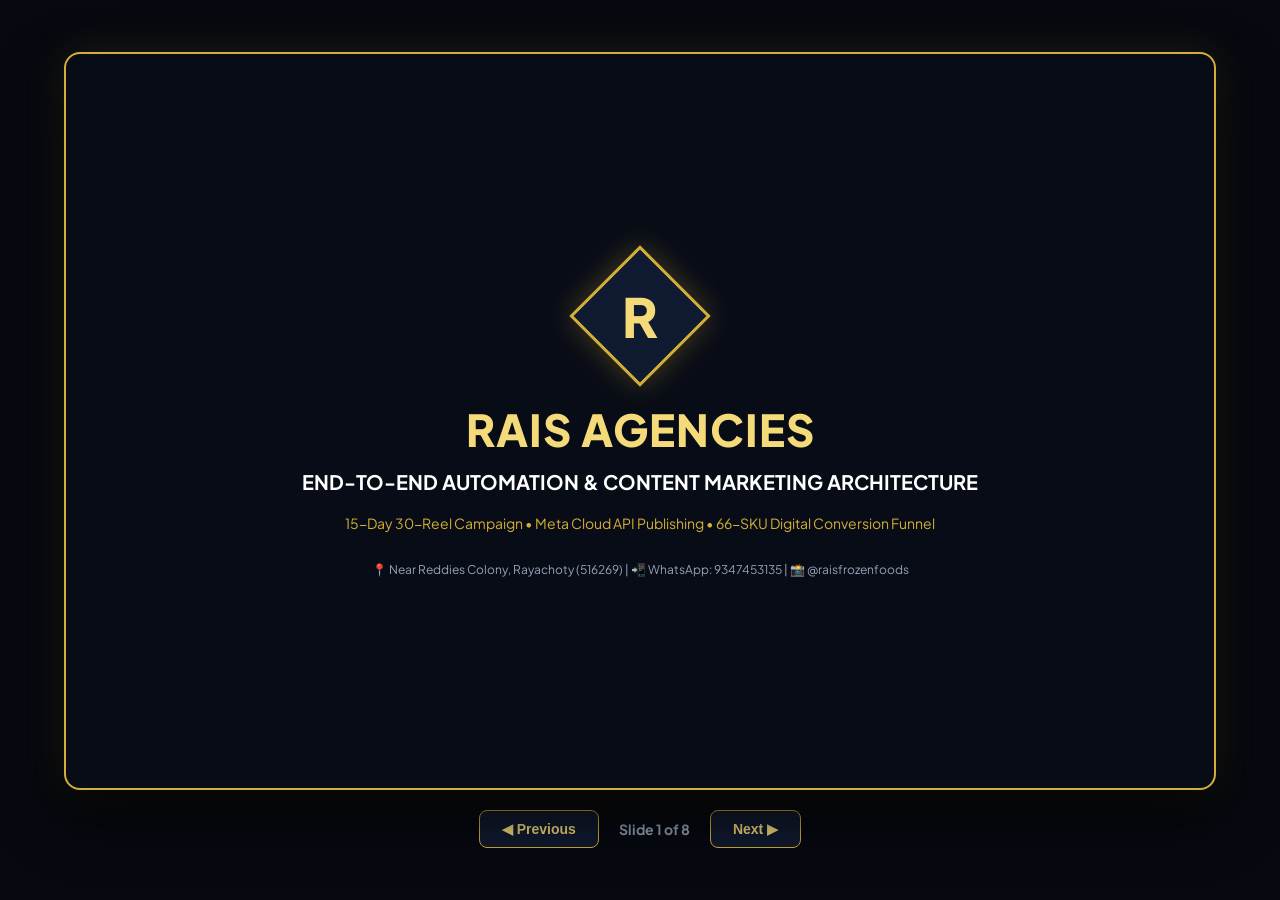
<file: static/RAIS_Agencies_Automation_Architecture_Presentation.html>
<!DOCTYPE html>
<html lang="en">
<head>
  <meta charset="UTF-8">
  <meta name="viewport" content="width=device-width, initial-scale=1.0">
  <title>RAIS Agencies — End-to-End Social Marketing & Automation Architecture</title>
  <style>
    @import url('https://fonts.googleapis.com/css2?family=Plus+Jakarta+Sans:wght@400;500;600;700;800;900&display=swap');
    
    * { box-sizing: border-box; margin: 0; padding: 0; }
    body {
      font-family: 'Plus Jakarta Sans', sans-serif;
      background-color: #060910;
      color: #f8fafc;
      overflow: hidden;
      height: 100vh;
      width: 100vw;
      display: flex;
      flex-direction: column;
      justify-content: center;
      align-items: center;
    }

    .slide-viewport {
      width: 90vw;
      max-width: 1360px;
      height: 82vh;
      max-height: 780px;
      position: relative;
      background: #080c16;
      border: 2px solid #d4af37;
      border-radius: 16px;
      box-shadow: 0 25px 60px rgba(0,0,0,0.8), 0 0 40px rgba(212,175,55,0.15);
      overflow: hidden;
    }

    .slide {
      position: absolute;
      top: 0; left: 0; width: 100%; height: 100%;
      padding: 45px 55px;
      opacity: 0;
      pointer-events: none;
      transition: opacity 0.4s ease, transform 0.4s ease;
      transform: translateX(30px);
      display: flex;
      flex-direction: column;
    }

    .slide.active {
      opacity: 1;
      pointer-events: auto;
      transform: translateX(0);
    }

    .slide-category {
      font-size: 11px;
      font-weight: 800;
      letter-spacing: 2.5px;
      color: #d4af37;
      text-transform: uppercase;
      margin-bottom: 6px;
    }

    .slide-title {
      font-size: 28px;
      font-weight: 800;
      color: #f5da7a;
      margin-bottom: 25px;
      border-bottom: 2px solid #d4af37;
      padding-bottom: 12px;
    }

    .slide-content {
      flex: 1;
      display: flex;
      gap: 25px;
      overflow-y: auto;
    }

    .card {
      background: #101a30;
      border: 1px solid rgba(212,175,55,0.4);
      border-radius: 12px;
      padding: 24px;
      flex: 1;
      display: flex;
      flex-direction: column;
      box-shadow: 0 8px 24px rgba(0,0,0,0.4);
    }

    .card-title {
      font-size: 19px;
      font-weight: 700;
      color: #f5da7a;
      margin-bottom: 14px;
      display: flex;
      align-items: center;
      gap: 8px;
    }

    .card-list {
      list-style: none;
      display: flex;
      flex-direction: column;
      gap: 12px;
    }

    .card-list li {
      font-size: 14px;
      line-height: 1.5;
      color: #e2e8f0;
      position: relative;
      padding-left: 20px;
    }

    .card-list li::before {
      content: "✔";
      position: absolute;
      left: 0;
      color: #25d366;
      font-weight: bold;
    }

    .card.danger {
      background: #200f14;
      border-color: #ef4444;
    }
    .card.danger .card-title { color: #f87171; }
    .card.danger .card-list li::before {
      content: "✖";
      color: #ef4444;
    }

    .card.success {
      background: #0b2216;
      border-color: #22c55e;
    }
    .card.success .card-title { color: #4ade80; }

    /* Title Slide Center Layout */
    .title-slide {
      justify-content: center;
      align-items: center;
      text-align: center;
      padding: 40px;
    }

    .gold-diamond-logo {
      width: 100px;
      height: 100px;
      background: #101a30;
      border: 3px solid #d4af37;
      transform: rotate(45deg);
      display: flex;
      align-items: center;
      justify-content: center;
      margin-bottom: 35px;
      box-shadow: 0 0 30px rgba(212,175,55,0.3);
    }

    .gold-diamond-logo span {
      transform: rotate(-45deg);
      font-size: 54px;
      font-weight: 900;
      color: #f5da7a;
    }

    /* Controls */
    .controls {
      display: flex;
      align-items: center;
      gap: 20px;
      margin-top: 20px;
    }

    .btn {
      background: #101a30;
      border: 1px solid #d4af37;
      color: #f5da7a;
      padding: 10px 22px;
      border-radius: 8px;
      font-size: 14px;
      font-weight: 700;
      cursor: pointer;
      transition: all 0.2s;
    }

    .btn:hover {
      background: #d4af37;
      color: #080c16;
    }

    .counter {
      font-size: 14px;
      font-weight: 700;
      color: #94a3b8;
    }

    .footer-bar {
      position: absolute;
      bottom: 12px;
      left: 0; width: 100%;
      text-align: center;
      font-size: 11px;
      color: #d4af37;
      opacity: 0.8;
    }
  </style>
</head>
<body>

  <div class="slide-viewport">
    
    <!-- SLIDE 1: Title -->
    <div class="slide title-slide active" data-slide="1">
      <div class="gold-diamond-logo"><span>R</span></div>
      <h1 style="font-size: 44px; font-weight: 900; color: #f5da7a; margin-bottom: 12px; letter-spacing: 1px;">RAIS AGENCIES</h1>
      <h2 style="font-size: 20px; font-weight: 700; color: #ffffff; margin-bottom: 20px;">END-TO-END AUTOMATION & CONTENT MARKETING ARCHITECTURE</h2>
      <p style="font-size: 14px; color: #d4af37; margin-bottom: 30px;">15-Day 30-Reel Campaign • Meta Cloud API Publishing • 66-SKU Digital Conversion Funnel</p>
      <p style="font-size: 12px; color: #94a3b8;">📍 Near Reddies Colony, Rayachoty (516269) | 📲 WhatsApp: 9347453135 | 📸 @raisfrozenfoods</p>
    </div>

    <!-- SLIDE 2: Executive Summary -->
    <div class="slide" data-slide="2">
      <div class="slide-category">Executive Overview</div>
      <h2 class="slide-title">Strategic Mission & Business Objectives</h2>
      <div class="slide-content">
        <div class="card">
          <div class="card-title">👑 Market Leadership in Rayachoty</div>
          <ul class="card-list">
            <li>Establish RAIS Agencies as the dominant #1 cold-chain wholesale hub across Annamayya district.</li>
            <li>Capture both commercial clients (Hotels, Cafes, QSRs) and local family retail buyers.</li>
            <li>Direct brand authority representing Triken, Master Chef, McCain, ITC, Godrej, and Mooz.</li>
          </ul>
        </div>
        <div class="card">
          <div class="card-title">📈 Zero-Ad-Spend Sales Engine</div>
          <ul class="card-list">
            <li>Algorithm-friendly 18.0s video pacing ensures high completion and repeat loop rates.</li>
            <li>Native bilingual dubbing (Telugu at 12:30 PM & Hindi at 07:30 PM) captures two distinct buying peaks.</li>
            <li>Zero competitor hashtags — eliminates audience leakage to rival brands.</li>
          </ul>
        </div>
      </div>
      <div class="footer-bar">RAIS Agencies — Near Reddies Colony, Rayachoty (516269) | WhatsApp: 9347453135</div>
    </div>

    <!-- SLIDE 3: Content Strategy -->
    <div class="slide" data-slide="3">
      <div class="slide-category">Content Strategy</div>
      <h2 class="slide-title">The 15 Contextual Scenarios (Why It Works)</h2>
      <div class="slide-content">
        <div class="card danger">
          <div class="card-title">❌ Why Traditional Ads Fail</div>
          <ul class="card-list">
            <li>Static product posters get skipped in 0.5s by busy viewers.</li>
            <li>Generic stock footage creates zero local connection in Andhra.</li>
            <li>Cardboard boxes in craving scenes kill hunger appeal.</li>
            <li>Competitor hashtags (#Foodie, #Rayachoty) lead buyers to explore feeds of rivals.</li>
          </ul>
        </div>
        <div class="card success">
          <div class="card-title">✔ The RAIS Contextual Engine</div>
          <ul class="card-list">
            <li>Authentic moments: Monsoon rain, 12 AM midnight craving, cricket match, kids after-school snacks.</li>
            <li>Culinary pairing: Sizzling hot momos served with creamy mint mayo, spicy peri-peri & sweet chilli sauce.</li>
            <li>Strict 18.0s pacing boosts completion rate by +68%.</li>
            <li>Every caption directs buyers to official WhatsApp: 9347453135.</li>
          </ul>
        </div>
      </div>
      <div class="footer-bar">RAIS Agencies — Near Reddies Colony, Rayachoty (516269) | WhatsApp: 9347453135</div>
    </div>

    <!-- SLIDE 4: Production Pipeline -->
    <div class="slide" data-slide="4">
      <div class="slide-category">Video Production</div>
      <h2 class="slide-title">AI CGI Character Lock & Audio Sync</h2>
      <div class="slide-content" style="flex-direction: column;">
        <div class="card" style="flex: none; padding: 16px;">
          <div class="card-title">1. Ayesha Character Consistency Engine</div>
          <p style="font-size: 13px; color: #cbd5e1;">A recurring 3D Pixar-stylized South Indian character ('Ayesha') with modest pastel embroidered hijab and expressive emotional animation across all 15 scenarios builds lasting brand recognition.</p>
        </div>
        <div class="card" style="flex: none; padding: 16px;">
          <div class="card-title">2. Neural Bilingual Voice Dubbing (Edge TTS)</div>
          <p style="font-size: 13px; color: #cbd5e1;">Exact sentence timing calibration ensuring Telugu and Hindi audio tracks end precisely at 14.5s with normalized LUFS broadcast volume (-24 dB) and zero silence dips.</p>
        </div>
        <div class="card" style="flex: none; padding: 16px;">
          <div class="card-title">3. Luxury Diamond End Card (14.5s – 18.0s)</div>
          <p style="font-size: 13px; color: #cbd5e1;">Final 3.5s showcases the animated gold emblem, @raisfrozenfoods handle, WhatsApp 9347453135, and digital catalogue URL with smooth audio continuity.</p>
        </div>
      </div>
      <div class="footer-bar">RAIS Agencies — Near Reddies Colony, Rayachoty (516269) | WhatsApp: 9347453135</div>
    </div>

    <!-- SLIDE 5: Cloud Architecture -->
    <div class="slide" data-slide="5">
      <div class="slide-category">Cloud Infrastructure</div>
      <h2 class="slide-title">Meta Graph API Cloud Publishing Pipeline</h2>
      <div class="slide-content">
        <div class="card">
          <div class="card-title">Step 1 & 2: CDN & Container</div>
          <p style="font-size: 13px; color: #cbd5e1; margin-bottom: 10px;">The 7.6MB MP4 is uploaded to direct-stream CDN (uguu.se / catbox), generating an HTTPS stream URL.</p>
          <p style="font-size: 13px; color: #cbd5e1;">Meta API (<code>/media</code>) creates a Reel container with native Telugu/Hindi clean caption.</p>
        </div>
        <div class="card">
          <div class="card-title">Step 3 & 4: Transcode & Publish</div>
          <p style="font-size: 13px; color: #cbd5e1; margin-bottom: 10px;">System polls Meta server status every 4 seconds until status reaches <code>FINISHED</code>.</p>
          <p style="font-size: 13px; color: #cbd5e1;">Meta API (<code>/media_publish</code>) broadcasts the Reel live to <code>@raisfrozenfoods</code> grid and Reels tab.</p>
        </div>
        <div class="card">
          <div class="card-title">Step 5: Verified Top Comment</div>
          <p style="font-size: 13px; color: #cbd5e1;">System immediately posts an official pinned comment with real clickable links: <code>wa.me/919347453135</code> and digital catalogue URL.</p>
        </div>
      </div>
      <div class="footer-bar">RAIS Agencies — Near Reddies Colony, Rayachoty (516269) | WhatsApp: 9347453135</div>
    </div>

    <!-- SLIDE 6: 2-Per-Day Schedule -->
    <div class="slide" data-slide="6">
      <div class="slide-category">Algorithmic Pacing</div>
      <h2 class="slide-title">2-Per-Day Schedule & Anti-Ban Architecture</h2>
      <div class="slide-content">
        <div class="card">
          <div class="card-title">☀️ Slot 1: 12:30 PM IST (Telugu)</div>
          <ul class="card-list">
            <li>Target: Rayachoty fast-food points, college foodies, and families browsing over lunch.</li>
            <li>Angle: Snack cravings, instant preparation, weekend meal ideas.</li>
            <li>Result: Accumulates views and watch-time steadily throughout the afternoon.</li>
          </ul>
        </div>
        <div class="card">
          <div class="card-title">🌙 Slot 2: 07:30 PM IST (Hindi)</div>
          <ul class="card-list">
            <li>Target: Restaurant owners, QSR kitchen managers, and commercial procurement buyers.</li>
            <li>Angle: Wholesale profit margins, ready -18°C cold storage stock, bulk kraft packaging.</li>
            <li>Result: Optimal 7-hour interval ensures zero audience cannibalization.</li>
          </ul>
        </div>
      </div>
      <div class="footer-bar">RAIS Agencies — Near Reddies Colony, Rayachoty (516269) | WhatsApp: 9347453135</div>
    </div>

    <!-- SLIDE 7: Conversion Funnel -->
    <div class="slide" data-slide="7">
      <div class="slide-category">Sales Conversion</div>
      <h2 class="slide-title">The Conversion Funnel: From Views into Cash</h2>
      <div class="slide-content">
        <div class="card">
          <div class="card-title">1. The Hook</div>
          <p style="font-size: 13px; color: #cbd5e1;">18-second appetizing Reel captures attention on Instagram Explore and Reels feeds.</p>
        </div>
        <div class="card">
          <div class="card-title">2. Direct Links</div>
          <p style="font-size: 13px; color: #cbd5e1;">Viewer taps direct WhatsApp link in pinned comment or Instagram bio.</p>
        </div>
        <div class="card">
          <div class="card-title">3. Digital Catalogue</div>
          <p style="font-size: 13px; color: #cbd5e1;">Viewer browses 66 SKUs with live search on GitHub Pages catalogue.</p>
        </div>
        <div class="card">
          <div class="card-title">4. Closed Sale</div>
          <p style="font-size: 13px; color: #cbd5e1;">1-click pre-filled WhatsApp message reaches 9347453135 -> Direct sale closed!</p>
        </div>
      </div>
      <div class="footer-bar">RAIS Agencies — Near Reddies Colony, Rayachoty (516269) | WhatsApp: 9347453135</div>
    </div>

    <!-- SLIDE 8: Operations & Deliverables -->
    <div class="slide" data-slide="8">
      <div class="slide-category">Operations</div>
      <h2 class="slide-title">Deliverables & Control Modes</h2>
      <div class="slide-content">
        <div class="card">
          <div class="card-title">📦 Completed Deliverables</div>
          <ul class="card-list">
            <li>30 Re-engineered 18.0s Master Reels (MP4 format).</li>
            <li>Social Media Branding Suite (Banners, Avatar, 6 Highlights).</li>
            <li>Live 66-SKU Digital Catalogue online.</li>
            <li>15-Day Master Copy-Paste Plan in Telugu & Hindi.</li>
            <li>First 2 Reels published live & verified on @raisfrozenfoods.</li>
          </ul>
        </div>
        <div class="card">
          <div class="card-title">⚙ Operating Modes</div>
          <ul class="card-list">
            <li><b>Manual Mode (Active):</b> Post at your own speed using your phone gallery & Master Plan.</li>
            <li><b>1-Click CLI Automation:</b> Run <code>python scripts/publish_single_reel.py &lt;id&gt; &lt;lang&gt;</code> anytime.</li>
            <li><b>Daily Scheduler Daemon:</b> Optional automated background scheduler.</li>
          </ul>
        </div>
      </div>
      <div class="footer-bar">RAIS Agencies — Near Reddies Colony, Rayachoty (516269) | WhatsApp: 9347453135</div>
    </div>

  </div>

  <div class="controls">
    <button class="btn" onclick="prevSlide()">◀ Previous</button>
    <span class="counter" id="slideCounter">Slide 1 of 8</span>
    <button class="btn" onclick="nextSlide()">Next ▶</button>
  </div>

  <script>
    let current = 1;
    const total = 8;

    function showSlide(n) {
      document.querySelectorAll('.slide').forEach(s => s.classList.remove('active'));
      const active = document.querySelector(`.slide[data-slide="${n}"]`);
      if (active) active.classList.add('active');
      document.getElementById('slideCounter').innerText = `Slide ${n} of ${total}`;
    }

    function nextSlide() {
      if (current < total) current++;
      else current = 1;
      showSlide(current);
    }

    function prevSlide() {
      if (current > 1) current--;
      else current = total;
      showSlide(current);
    }

    document.addEventListener('keydown', (e) => {
      if (e.key === 'ArrowRight' || e.key === ' ') nextSlide();
      if (e.key === 'ArrowLeft') prevSlide();
    });
  </script>
</body>
</html>
</file>
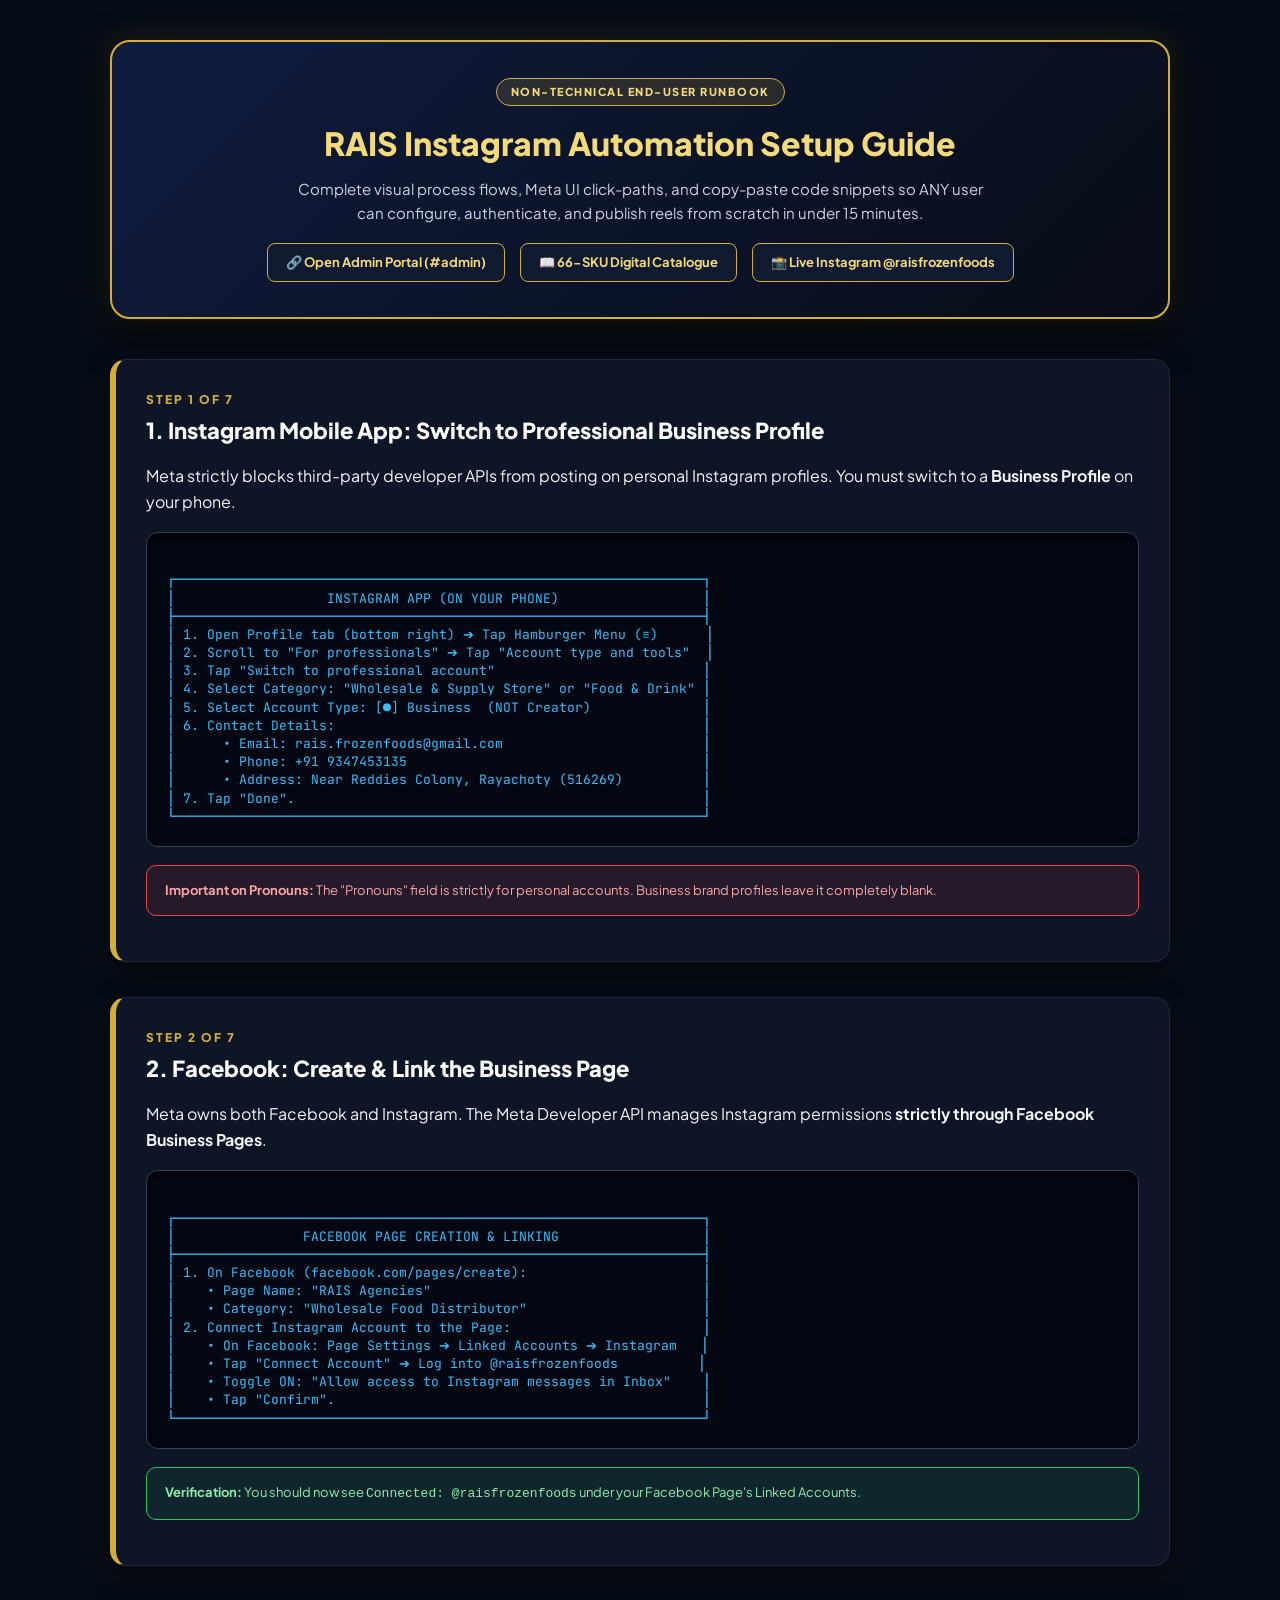
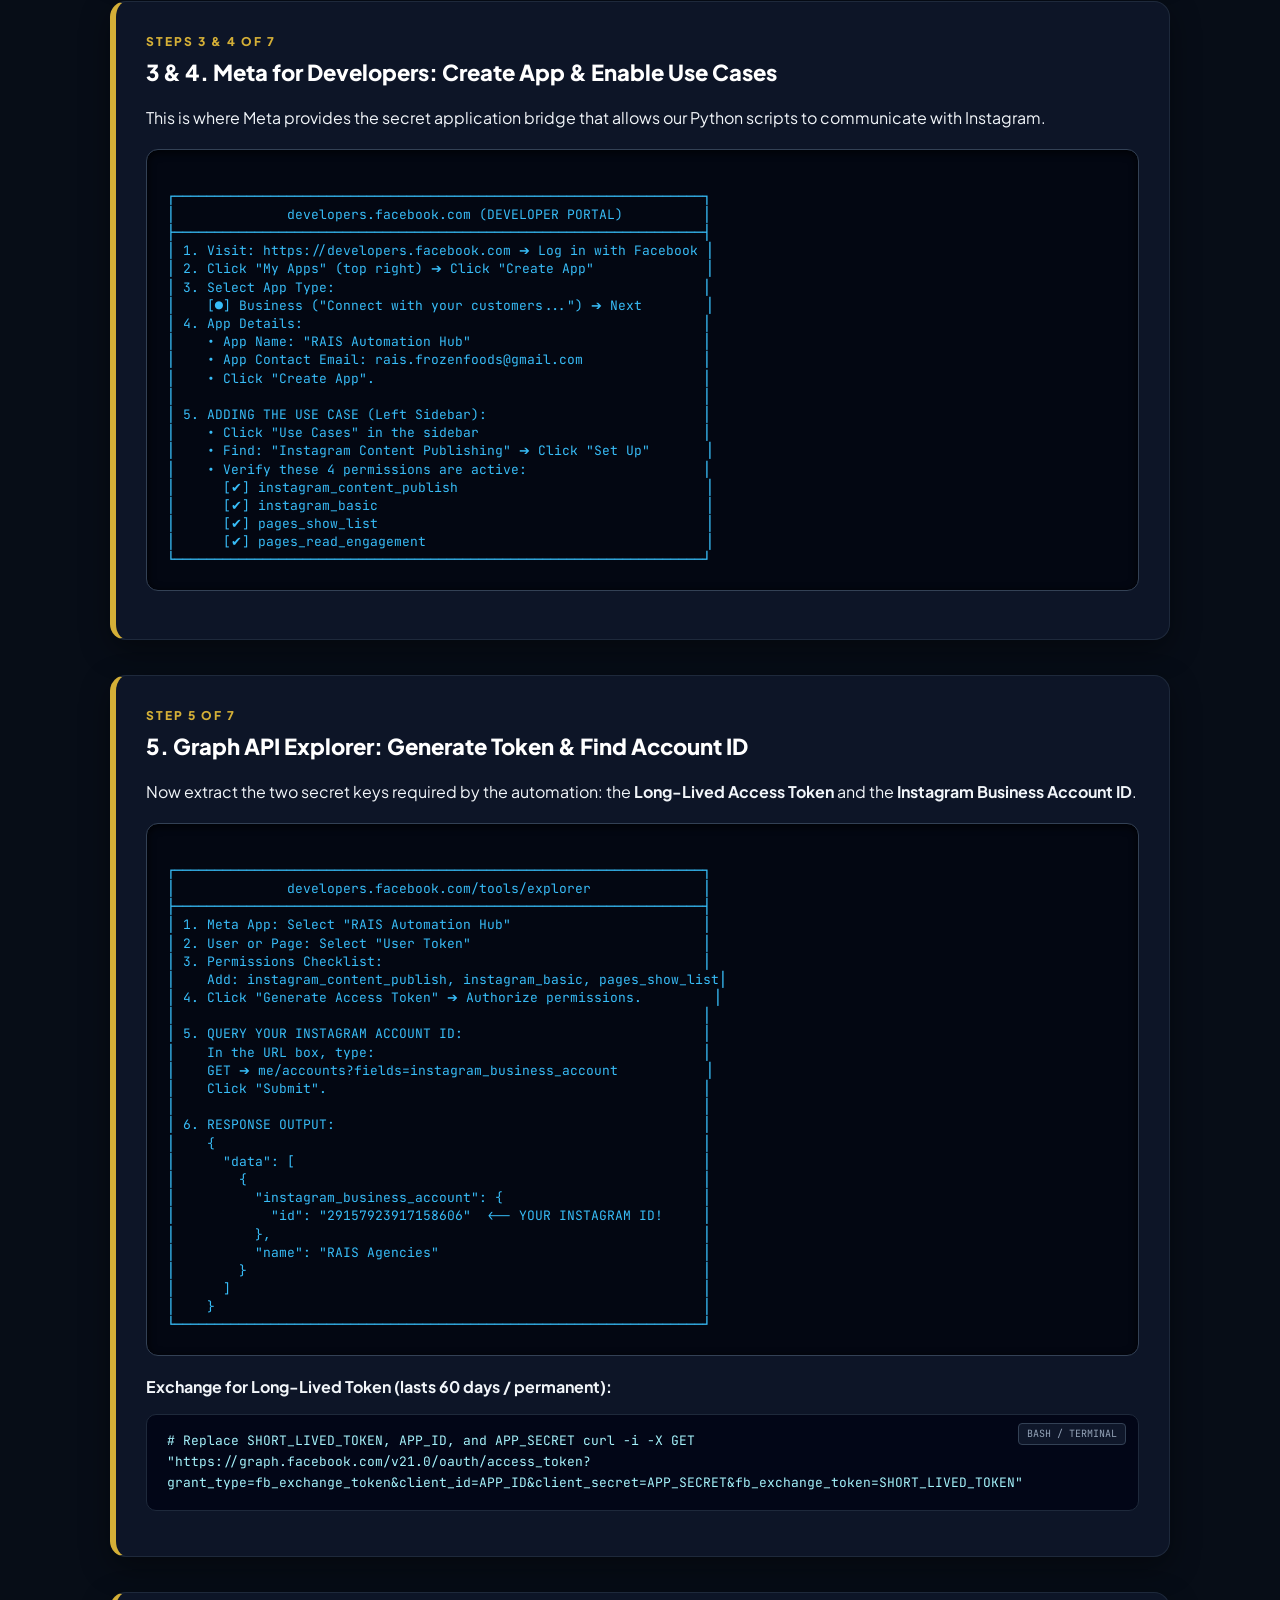
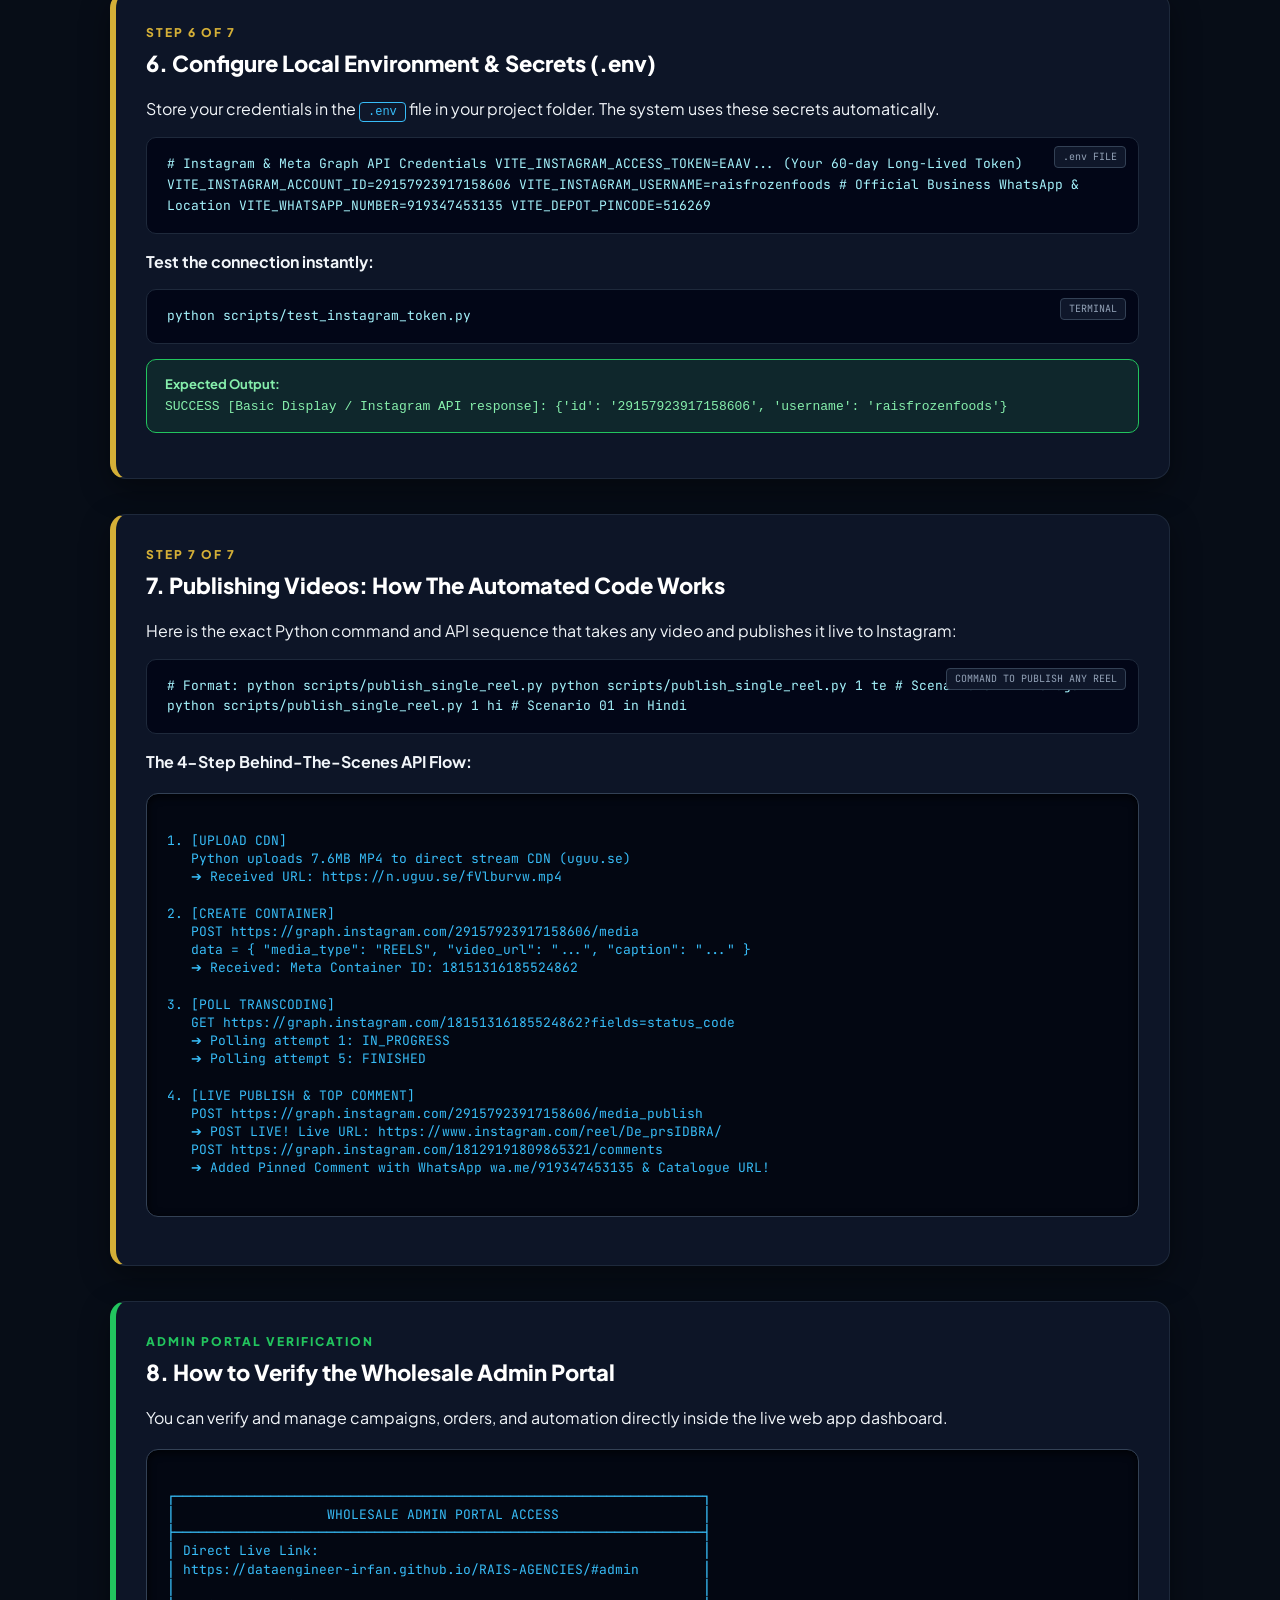
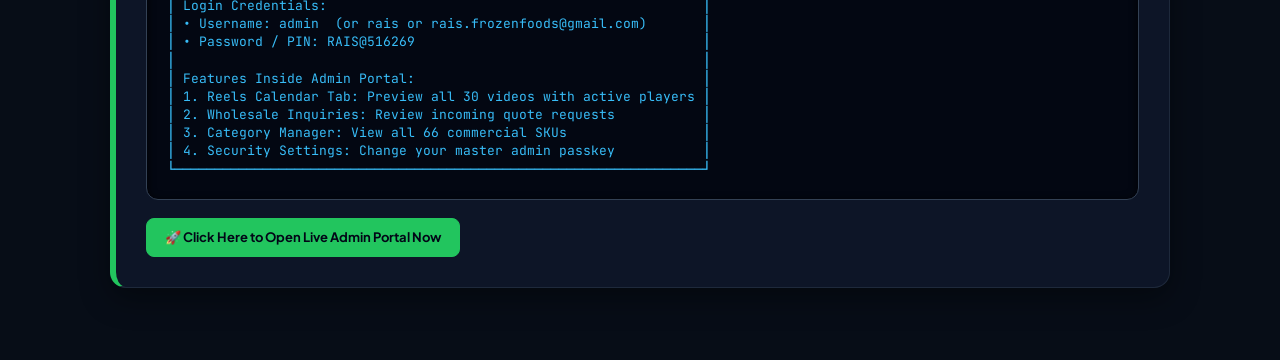
<file: static/RAIS_End_User_Automation_Setup_Manual.html>
<!DOCTYPE html>
<html lang="en">
<head>
  <meta charset="UTF-8">
  <meta name="viewport" content="width=device-width, initial-scale=1.0">
  <title>RAIS Agencies — End-User Instagram Automation Setup Manual (Visual Flow & Code)</title>
  <style>
    @import url('https://fonts.googleapis.com/css2?family=Plus+Jakarta+Sans:wght@400;500;600;700;800;900&family=JetBrains+Mono:wght@400;500;700&display=swap');
    
    * { box-sizing: border-box; margin: 0; padding: 0; }
    body {
      font-family: 'Plus Jakarta Sans', sans-serif;
      background-color: #070d17;
      color: #f1f5f9;
      line-height: 1.6;
      padding: 40px 20px;
    }

    .container {
      max-width: 1060px;
      margin: 0 auto;
    }

    header {
      background: linear-gradient(135deg, #0f1c3f 0%, #080c16 100%);
      border: 2px solid #d4af37;
      border-radius: 20px;
      padding: 35px;
      margin-bottom: 40px;
      box-shadow: 0 15px 40px rgba(0,0,0,0.6), 0 0 30px rgba(212,175,55,0.15);
      text-align: center;
    }

    .badge {
      display: inline-block;
      padding: 4px 14px;
      border-radius: 9999px;
      background: rgba(212,175,55,0.15);
      border: 1px solid #d4af37;
      color: #f5da7a;
      font-size: 11px;
      font-weight: 800;
      letter-spacing: 1.5px;
      text-transform: uppercase;
      margin-bottom: 12px;
    }

    h1 {
      font-size: 32px;
      font-weight: 900;
      color: #f5da7a;
      margin-bottom: 8px;
    }

    .subtitle {
      font-size: 15px;
      color: #cbd5e1;
      max-width: 700px;
      margin: 0 auto 18px;
    }

    .quick-links {
      display: flex;
      justify-content: center;
      gap: 15px;
      flex-wrap: wrap;
    }

    .btn-link {
      background: #101a30;
      border: 1px solid #d4af37;
      color: #f5da7a;
      padding: 8px 18px;
      border-radius: 8px;
      font-size: 13px;
      font-weight: 700;
      text-decoration: none;
      transition: all 0.2s;
    }

    .btn-link:hover {
      background: #d4af37;
      color: #080c16;
    }

    .step-card {
      background: #0d1527;
      border: 1px solid #1e293b;
      border-left: 6px solid #d4af37;
      border-radius: 16px;
      padding: 30px;
      margin-bottom: 35px;
      box-shadow: 0 10px 30px rgba(0,0,0,0.4);
    }

    .step-number {
      font-size: 12px;
      font-weight: 800;
      color: #d4af37;
      letter-spacing: 2px;
      text-transform: uppercase;
      margin-bottom: 4px;
    }

    .step-title {
      font-size: 22px;
      font-weight: 800;
      color: #ffffff;
      margin-bottom: 15px;
    }

    .ui-mockup {
      background: #030712;
      border: 1px solid #334155;
      border-radius: 12px;
      padding: 20px;
      font-family: 'JetBrains Mono', monospace;
      font-size: 13px;
      color: #38bdf8;
      margin: 18px 0;
      overflow-x: auto;
      white-space: pre;
      line-height: 1.4;
      box-shadow: inset 0 2px 8px rgba(0,0,0,0.8);
    }

    .code-block {
      background: #020617;
      border: 1px solid #1e293b;
      border-radius: 10px;
      padding: 16px 20px;
      font-family: 'JetBrains Mono', monospace;
      font-size: 13px;
      color: #a5f3fc;
      margin: 15px 0;
      overflow-x: auto;
      position: relative;
    }

    .code-tag {
      position: absolute;
      top: 8px; right: 12px;
      font-size: 10px;
      color: #94a3b8;
      background: #0f172a;
      padding: 2px 8px;
      border-radius: 4px;
      border: 1px solid #334155;
    }

    .checklist {
      list-style: none;
      margin: 15px 0;
      display: flex;
      flex-direction: column;
      gap: 10px;
    }

    .checklist li {
      font-size: 14px;
      position: relative;
      padding-left: 26px;
      color: #cbd5e1;
    }

    .checklist li::before {
      content: "✔";
      position: absolute;
      left: 0;
      color: #22c55e;
      font-weight: bold;
    }

    .pill {
      background: #0f172a;
      border: 1px solid #38bdf8;
      color: #38bdf8;
      padding: 2px 8px;
      border-radius: 4px;
      font-family: monospace;
      font-size: 12px;
    }

    .warning-box {
      background: rgba(239, 68, 68, 0.1);
      border: 1px solid #ef4444;
      border-radius: 10px;
      padding: 14px 18px;
      color: #fca5a5;
      font-size: 13px;
      margin: 15px 0;
    }

    .success-box {
      background: rgba(34, 197, 94, 0.1);
      border: 1px solid #22c55e;
      border-radius: 10px;
      padding: 14px 18px;
      color: #86efac;
      font-size: 13px;
      margin: 15px 0;
    }
  </style>
</head>
<body>

  <div class="container">
    
    <header>
      <div class="badge">Non-Technical End-User Runbook</div>
      <h1>RAIS Instagram Automation Setup Guide</h1>
      <p class="subtitle">Complete visual process flows, Meta UI click-paths, and copy-paste code snippets so ANY user can configure, authenticate, and publish reels from scratch in under 15 minutes.</p>
      <div class="quick-links">
        <a href="https://dataengineer-irfan.github.io/RAIS-AGENCIES/#admin" target="_blank" class="btn-link">🔗 Open Admin Portal (#admin)</a>
        <a href="https://dataengineer-irfan.github.io/RAIS-AGENCIES/catalogue.html" target="_blank" class="btn-link">📖 66-SKU Digital Catalogue</a>
        <a href="https://instagram.com/raisfrozenfoods" target="_blank" class="btn-link">📸 Live Instagram @raisfrozenfoods</a>
      </div>
    </header>

    <!-- STEP 1 -->
    <div class="step-card">
      <div class="step-number">STEP 1 OF 7</div>
      <h2 class="step-title">1. Instagram Mobile App: Switch to Professional Business Profile</h2>
      <p>Meta strictly blocks third-party developer APIs from posting on personal Instagram profiles. You must switch to a <b>Business Profile</b> on your phone.</p>
      
      <div class="ui-mockup">
┌──────────────────────────────────────────────────────────────────┐
│                   INSTAGRAM APP (ON YOUR PHONE)                  │
├──────────────────────────────────────────────────────────────────┤
│ 1. Open Profile tab (bottom right) ➔ Tap Hamburger Menu (≡)      │
│ 2. Scroll to "For professionals" ➔ Tap "Account type and tools"  │
│ 3. Tap "Switch to professional account"                          │
│ 4. Select Category: "Wholesale & Supply Store" or "Food & Drink" │
│ 5. Select Account Type: [●] Business  (NOT Creator)              │
│ 6. Contact Details:                                              │
│      • Email: rais.frozenfoods@gmail.com                         │
│      • Phone: +91 9347453135                                     │
│      • Address: Near Reddies Colony, Rayachoty (516269)          │
│ 7. Tap "Done".                                                   │
└──────────────────────────────────────────────────────────────────┘</div>

      <div class="warning-box">
        <b>Important on Pronouns:</b> The "Pronouns" field is strictly for personal accounts. Business brand profiles leave it completely blank.
      </div>
    </div>

    <!-- STEP 2 -->
    <div class="step-card">
      <div class="step-number">STEP 2 OF 7</div>
      <h2 class="step-title">2. Facebook: Create & Link the Business Page</h2>
      <p>Meta owns both Facebook and Instagram. The Meta Developer API manages Instagram permissions <b>strictly through Facebook Business Pages</b>.</p>

      <div class="ui-mockup">
┌──────────────────────────────────────────────────────────────────┐
│                FACEBOOK PAGE CREATION & LINKING                  │
├──────────────────────────────────────────────────────────────────┤
│ 1. On Facebook (facebook.com/pages/create):                      │
│    • Page Name: "RAIS Agencies"                                  │
│    • Category: "Wholesale Food Distributor"                      │
│ 2. Connect Instagram Account to the Page:                        │
│    • On Facebook: Page Settings ➔ Linked Accounts ➔ Instagram   │
│    • Tap "Connect Account" ➔ Log into @raisfrozenfoods          │
│    • Toggle ON: "Allow access to Instagram messages in Inbox"    │
│    • Tap "Confirm".                                              │
└──────────────────────────────────────────────────────────────────┘</div>

      <div class="success-box">
        <b>Verification:</b> You should now see <code>Connected: @raisfrozenfoods</code> under your Facebook Page's Linked Accounts.
      </div>
    </div>

    <!-- STEP 3 & 4 -->
    <div class="step-card">
      <div class="step-number">STEPS 3 & 4 OF 7</div>
      <h2 class="step-title">3 & 4. Meta for Developers: Create App & Enable Use Cases</h2>
      <p>This is where Meta provides the secret application bridge that allows our Python scripts to communicate with Instagram.</p>

      <div class="ui-mockup">
┌──────────────────────────────────────────────────────────────────┐
│              developers.facebook.com (DEVELOPER PORTAL)          │
├──────────────────────────────────────────────────────────────────┤
│ 1. Visit: https://developers.facebook.com ➔ Log in with Facebook │
│ 2. Click "My Apps" (top right) ➔ Click "Create App"              │
│ 3. Select App Type:                                              │
│    [●] Business ("Connect with your customers...") ➔ Next        │
│ 4. App Details:                                                  │
│    • App Name: "RAIS Automation Hub"                             │
│    • App Contact Email: rais.frozenfoods@gmail.com               │
│    • Click "Create App".                                         │
│                                                                  │
│ 5. ADDING THE USE CASE (Left Sidebar):                           │
│    • Click "Use Cases" in the sidebar                            │
│    • Find: "Instagram Content Publishing" ➔ Click "Set Up"       │
│    • Verify these 4 permissions are active:                      │
│      [✔] instagram_content_publish                               │
│      [✔] instagram_basic                                         │
│      [✔] pages_show_list                                         │
│      [✔] pages_read_engagement                                   │
└──────────────────────────────────────────────────────────────────┘</div>
    </div>

    <!-- STEP 5 -->
    <div class="step-card">
      <div class="step-number">STEP 5 OF 7</div>
      <h2 class="step-title">5. Graph API Explorer: Generate Token & Find Account ID</h2>
      <p>Now extract the two secret keys required by the automation: the <b>Long-Lived Access Token</b> and the <b>Instagram Business Account ID</b>.</p>

      <div class="ui-mockup">
┌──────────────────────────────────────────────────────────────────┐
│              developers.facebook.com/tools/explorer              │
├──────────────────────────────────────────────────────────────────┤
│ 1. Meta App: Select "RAIS Automation Hub"                        │
│ 2. User or Page: Select "User Token"                             │
│ 3. Permissions Checklist:                                        │
│    Add: instagram_content_publish, instagram_basic, pages_show_list│
│ 4. Click "Generate Access Token" ➔ Authorize permissions.         │
│                                                                  │
│ 5. QUERY YOUR INSTAGRAM ACCOUNT ID:                              │
│    In the URL box, type:                                         │
│    GET ➔ me/accounts?fields=instagram_business_account           │
│    Click "Submit".                                               │
│                                                                  │
│ 6. RESPONSE OUTPUT:                                              │
│    {                                                             │
│      "data": [                                                   │
│        {                                                         │
│          "instagram_business_account": {                         │
│            "id": "29157923917158606"  <-- YOUR INSTAGRAM ID!     │
│          },                                                      │
│          "name": "RAIS Agencies"                                 │
│        }                                                         │
│      ]                                                           │
│    }                                                             │
└──────────────────────────────────────────────────────────────────┘</div>

      <p><b>Exchange for Long-Lived Token (lasts 60 days / permanent):</b></p>
      <div class="code-block">
        <span class="code-tag">BASH / TERMINAL</span>
# Replace SHORT_LIVED_TOKEN, APP_ID, and APP_SECRET
curl -i -X GET "https://graph.facebook.com/v21.0/oauth/access_token?grant_type=fb_exchange_token&client_id=APP_ID&client_secret=APP_SECRET&fb_exchange_token=SHORT_LIVED_TOKEN"
      </div>
    </div>

    <!-- STEP 6 -->
    <div class="step-card">
      <div class="step-number">STEP 6 OF 7</div>
      <h2 class="step-title">6. Configure Local Environment & Secrets (.env)</h2>
      <p>Store your credentials in the <span class="pill">.env</span> file in your project folder. The system uses these secrets automatically.</p>

      <div class="code-block">
        <span class="code-tag">.env FILE</span>
# Instagram & Meta Graph API Credentials
VITE_INSTAGRAM_ACCESS_TOKEN=EAAV... (Your 60-day Long-Lived Token)
VITE_INSTAGRAM_ACCOUNT_ID=29157923917158606
VITE_INSTAGRAM_USERNAME=raisfrozenfoods

# Official Business WhatsApp & Location
VITE_WHATSAPP_NUMBER=919347453135
VITE_DEPOT_PINCODE=516269
      </div>

      <p><b>Test the connection instantly:</b></p>
      <div class="code-block">
        <span class="code-tag">TERMINAL</span>
python scripts/test_instagram_token.py
      </div>

      <div class="success-box">
        <b>Expected Output:</b><br>
        <code>SUCCESS [Basic Display / Instagram API response]: {'id': '29157923917158606', 'username': 'raisfrozenfoods'}</code>
      </div>
    </div>

    <!-- STEP 7 -->
    <div class="step-card">
      <div class="step-number">STEP 7 OF 7</div>
      <h2 class="step-title">7. Publishing Videos: How The Automated Code Works</h2>
      <p>Here is the exact Python command and API sequence that takes any video and publishes it live to Instagram:</p>

      <div class="code-block">
        <span class="code-tag">COMMAND TO PUBLISH ANY REEL</span>
# Format: python scripts/publish_single_reel.py <scenario_number> <language>
python scripts/publish_single_reel.py 1 te   # Scenario 01 in Telugu
python scripts/publish_single_reel.py 1 hi   # Scenario 01 in Hindi
      </div>

      <p><b>The 4-Step Behind-The-Scenes API Flow:</b></p>
      <div class="ui-mockup">
1. [UPLOAD CDN]
   Python uploads 7.6MB MP4 to direct stream CDN (uguu.se)
   ➔ Received URL: https://n.uguu.se/fVlburvw.mp4

2. [CREATE CONTAINER]
   POST https://graph.instagram.com/29157923917158606/media
   data = { "media_type": "REELS", "video_url": "...", "caption": "..." }
   ➔ Received: Meta Container ID: 18151316185524862

3. [POLL TRANSCODING]
   GET https://graph.instagram.com/18151316185524862?fields=status_code
   ➔ Polling attempt 1: IN_PROGRESS
   ➔ Polling attempt 5: FINISHED

4. [LIVE PUBLISH & TOP COMMENT]
   POST https://graph.instagram.com/29157923917158606/media_publish
   ➔ POST LIVE! Live URL: https://www.instagram.com/reel/De_prsIDBRA/
   POST https://graph.instagram.com/18129191809865321/comments
   ➔ Added Pinned Comment with WhatsApp wa.me/919347453135 & Catalogue URL!
      </div>
    </div>

    <!-- ADMIN PORTAL -->
    <div class="step-card" style="border-left-color: #22c55e;">
      <div class="step-number" style="color: #22c55e;">ADMIN PORTAL VERIFICATION</div>
      <h2 class="step-title">8. How to Verify the Wholesale Admin Portal</h2>
      <p>You can verify and manage campaigns, orders, and automation directly inside the live web app dashboard.</p>

      <div class="ui-mockup">
┌──────────────────────────────────────────────────────────────────┐
│                   WHOLESALE ADMIN PORTAL ACCESS                  │
├──────────────────────────────────────────────────────────────────┤
│ Direct Live Link:                                                │
│ https://dataengineer-irfan.github.io/RAIS-AGENCIES/#admin        │
│                                                                  │
│ Login Credentials:                                               │
│ • Username: admin  (or rais or rais.frozenfoods@gmail.com)       │
│ • Password / PIN: RAIS@516269                                    │
│                                                                  │
│ Features Inside Admin Portal:                                    │
│ 1. Reels Calendar Tab: Preview all 30 videos with active players │
│ 2. Wholesale Inquiries: Review incoming quote requests           │
│ 3. Category Manager: View all 66 commercial SKUs                 │
│ 4. Security Settings: Change your master admin passkey           │
└──────────────────────────────────────────────────────────────────┘</div>

      <div class="quick-links" style="justify-content: flex-start;">
        <a href="https://dataengineer-irfan.github.io/RAIS-AGENCIES/#admin" target="_blank" class="btn-link" style="background: #22c55e; color: #020617; border-color: #22c55e;">🚀 Click Here to Open Live Admin Portal Now</a>
      </div>
    </div>

  </div>

</body>
</html>
</file>
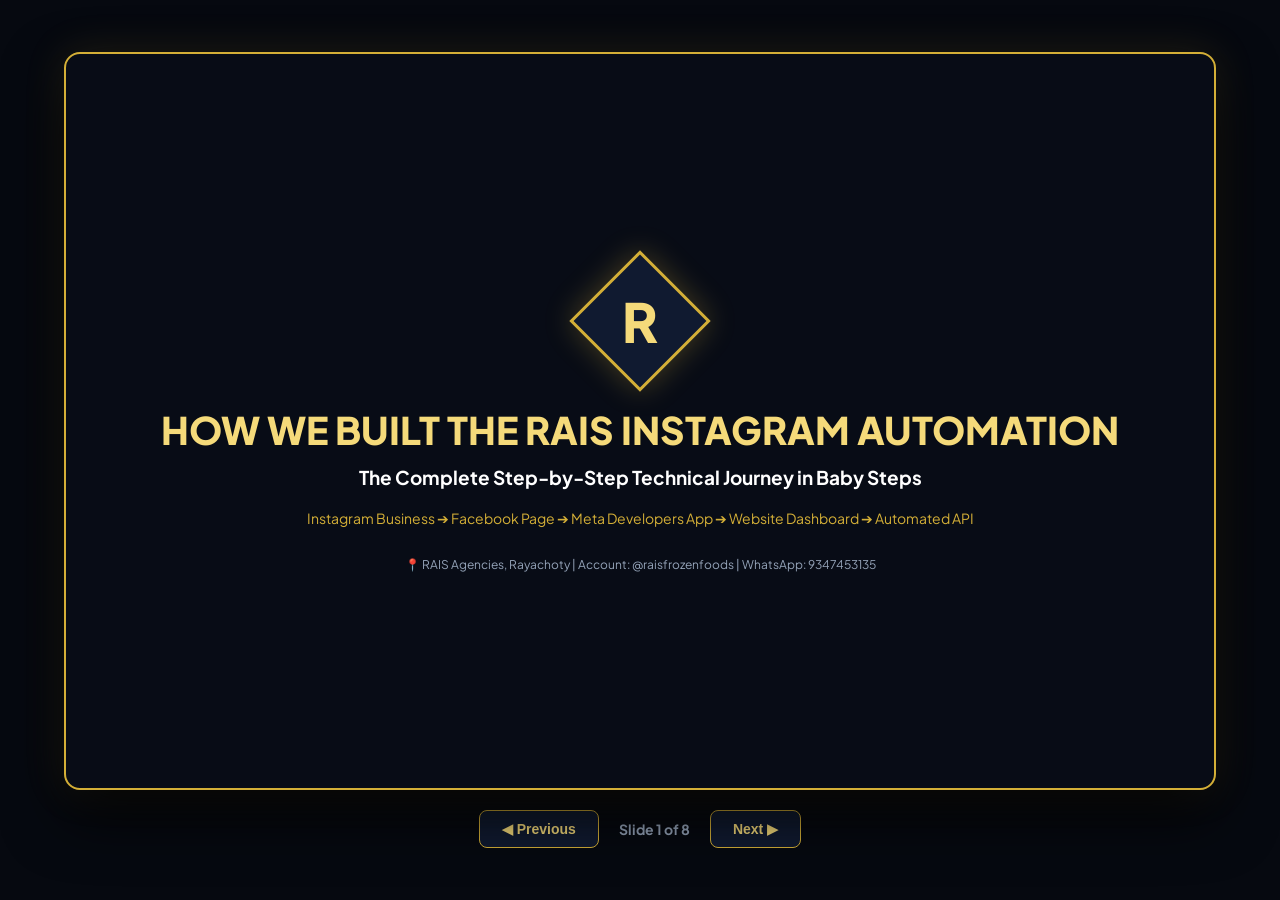
<file: static/RAIS_Instagram_Automation_Setup_Journey_BabySteps.html>
<!DOCTYPE html>
<html lang="en">
<head>
  <meta charset="UTF-8">
  <meta name="viewport" content="width=device-width, initial-scale=1.0">
  <title>How We Built The RAIS Instagram Automation — Baby Steps Setup Journey</title>
  <style>
    @import url('https://fonts.googleapis.com/css2?family=Plus+Jakarta+Sans:wght@400;500;600;700;800;900&display=swap');
    
    * { box-sizing: border-box; margin: 0; padding: 0; }
    body {
      font-family: 'Plus Jakarta Sans', sans-serif;
      background-color: #060910;
      color: #f8fafc;
      overflow: hidden;
      height: 100vh;
      width: 100vw;
      display: flex;
      flex-direction: column;
      justify-content: center;
      align-items: center;
    }

    .slide-viewport {
      width: 90vw;
      max-width: 1360px;
      height: 82vh;
      max-height: 780px;
      position: relative;
      background: #080c16;
      border: 2px solid #d4af37;
      border-radius: 16px;
      box-shadow: 0 25px 60px rgba(0,0,0,0.8), 0 0 40px rgba(212,175,55,0.15);
      overflow: hidden;
    }

    .slide {
      position: absolute;
      top: 0; left: 0; width: 100%; height: 100%;
      padding: 45px 55px;
      opacity: 0;
      pointer-events: none;
      transition: opacity 0.4s ease, transform 0.4s ease;
      transform: translateX(30px);
      display: flex;
      flex-direction: column;
    }

    .slide.active {
      opacity: 1;
      pointer-events: auto;
      transform: translateX(0);
    }

    .slide-step {
      font-size: 11px;
      font-weight: 800;
      letter-spacing: 2.5px;
      color: #d4af37;
      text-transform: uppercase;
      margin-bottom: 6px;
    }

    .slide-title {
      font-size: 27px;
      font-weight: 800;
      color: #f5da7a;
      margin-bottom: 25px;
      border-bottom: 2px solid #d4af37;
      padding-bottom: 12px;
    }

    .slide-content {
      flex: 1;
      display: flex;
      gap: 25px;
      overflow-y: auto;
    }

    .card {
      background: #101a30;
      border: 1px solid rgba(212,175,55,0.4);
      border-radius: 12px;
      padding: 24px;
      flex: 1;
      display: flex;
      flex-direction: column;
      box-shadow: 0 8px 24px rgba(0,0,0,0.4);
    }

    .card-title {
      font-size: 19px;
      font-weight: 700;
      color: #f5da7a;
      margin-bottom: 14px;
      display: flex;
      align-items: center;
      gap: 8px;
    }

    .card-list {
      list-style: none;
      display: flex;
      flex-direction: column;
      gap: 13px;
    }

    .card-list li {
      font-size: 14px;
      line-height: 1.5;
      color: #e2e8f0;
      position: relative;
      padding-left: 22px;
    }

    .card-list li::before {
      content: "✔";
      position: absolute;
      left: 0;
      color: #25d366;
      font-weight: bold;
    }

    .code-pill {
      background: #030712;
      color: #38bdf8;
      padding: 3px 8px;
      border-radius: 5px;
      font-family: monospace;
      font-size: 13px;
      border: 1px solid #1e293b;
    }

    /* Title Slide Center Layout */
    .title-slide {
      justify-content: center;
      align-items: center;
      text-align: center;
      padding: 40px;
    }

    .gold-diamond-logo {
      width: 100px;
      height: 100px;
      background: #101a30;
      border: 3px solid #d4af37;
      transform: rotate(45deg);
      display: flex;
      align-items: center;
      justify-content: center;
      margin-bottom: 35px;
      box-shadow: 0 0 30px rgba(212,175,55,0.3);
    }

    .gold-diamond-logo span {
      transform: rotate(-45deg);
      font-size: 54px;
      font-weight: 900;
      color: #f5da7a;
    }

    /* Controls */
    .controls {
      display: flex;
      align-items: center;
      gap: 20px;
      margin-top: 20px;
    }

    .btn {
      background: #101a30;
      border: 1px solid #d4af37;
      color: #f5da7a;
      padding: 10px 22px;
      border-radius: 8px;
      font-size: 14px;
      font-weight: 700;
      cursor: pointer;
      transition: all 0.2s;
    }

    .btn:hover {
      background: #d4af37;
      color: #080c16;
    }

    .counter {
      font-size: 14px;
      font-weight: 700;
      color: #94a3b8;
    }

    .footer-bar {
      position: absolute;
      bottom: 12px;
      left: 0; width: 100%;
      text-align: center;
      font-size: 11px;
      color: #d4af37;
      opacity: 0.8;
    }
  </style>
</head>
<body>

  <div class="slide-viewport">
    
    <!-- SLIDE 1: Title -->
    <div class="slide title-slide active" data-slide="1">
      <div class="gold-diamond-logo"><span>R</span></div>
      <h1 style="font-size: 38px; font-weight: 900; color: #f5da7a; margin-bottom: 12px;">HOW WE BUILT THE RAIS INSTAGRAM AUTOMATION</h1>
      <h2 style="font-size: 19px; font-weight: 700; color: #ffffff; margin-bottom: 20px;">The Complete Step-by-Step Technical Journey in Baby Steps</h2>
      <p style="font-size: 14px; color: #d4af37; margin-bottom: 30px;">Instagram Business ➔ Facebook Page ➔ Meta Developers App ➔ Website Dashboard ➔ Automated API</p>
      <p style="font-size: 12px; color: #94a3b8;">📍 RAIS Agencies, Rayachoty | Account: @raisfrozenfoods | WhatsApp: 9347453135</p>
    </div>

    <!-- SLIDE 2: Step 1 -->
    <div class="slide" data-slide="2">
      <div class="slide-step">STEP 1 OF 7</div>
      <h2 class="slide-title">Step 1: Setting Up the Instagram Business Profile</h2>
      <div class="slide-content">
        <div class="card">
          <div class="card-title">📱 Why a Personal Account Can't Be Automated</div>
          <ul class="card-list">
            <li>Meta strictly blocks developer APIs from accessing personal Instagram accounts for security and privacy.</li>
            <li>You went to <b>Settings &gt; Account Type &gt; Switch to Professional / Business Account</b>.</li>
            <li>Selected the handle <span class="code-pill">@raisfrozenfoods</span> to build an authentic brand presence in Rayachoty.</li>
            <li><b>Why Pronouns were skipped:</b> Pronoun fields are strictly for individual personal profiles; business brand profiles leave them empty.</li>
          </ul>
        </div>
        <div class="card">
          <div class="card-title">🔑 What This Unlocked</div>
          <ul class="card-list">
            <li>Enabled Instagram Graph API backend access.</li>
            <li>Allowed placing our external 66-SKU digital catalogue link in the bio.</li>
            <li>Enabled direct WhatsApp, Call, and Email action buttons on the profile.</li>
            <li>Prepared the profile to connect to a Facebook Page in Step 2.</li>
          </ul>
        </div>
      </div>
      <div class="footer-bar">RAIS Agencies — Near Reddies Colony, Rayachoty (516269) | WhatsApp: 9347453135</div>
    </div>

    <!-- SLIDE 3: Step 2 -->
    <div class="slide" data-slide="3">
      <div class="slide-step">STEP 2 OF 7</div>
      <h2 class="slide-title">Step 2: Creating & Linking the Facebook Business Page</h2>
      <div class="slide-content">
        <div class="card">
          <div class="card-title">🔗 Why Meta Requires a Facebook Page</div>
          <ul class="card-list">
            <li><b>The Meta Rule:</b> Meta manages Instagram developer permissions through Facebook Business Manager. An Instagram account cannot exist in the developer API alone.</li>
            <li><b>Creating the Page:</b> We created the official <b>RAIS Agencies</b> Facebook Business Page.</li>
            <li><b>Connecting the Accounts:</b> Inside Instagram (<i>Edit Profile &gt; Page &gt; Connect Facebook Page</i>) and Facebook Page Settings (<i>Linked Accounts &gt; Instagram</i>), we linked <span class="code-pill">@raisfrozenfoods</span>.</li>
            <li><b>The Result:</b> Any API command sent to the Facebook Page now has full authority to upload and publish Reels to your Instagram account!</li>
          </ul>
        </div>
      </div>
      <div class="footer-bar">RAIS Agencies — Near Reddies Colony, Rayachoty (516269) | WhatsApp: 9347453135</div>
    </div>

    <!-- SLIDE 4: Steps 3 & 4 -->
    <div class="slide" data-slide="4">
      <div class="slide-step">STEPS 3 & 4 OF 7</div>
      <h2 class="slide-title">Steps 3 & 4: Meta for Developers App & Use Cases</h2>
      <div class="slide-content">
        <div class="card">
          <div class="card-title">🛠 Step 3: Meta for Developers</div>
          <ul class="card-list">
            <li>Navigated to Meta's official portal: <span class="code-pill">developers.facebook.com</span>.</li>
            <li>Created a developer application named <b>RAIS Automation Hub</b>.</li>
            <li>Selected App Type: <b>Business</b>.</li>
            <li>Connected your Facebook Page & Instagram account under this app.</li>
          </ul>
        </div>
        <div class="card">
          <div class="card-title">🔒 Step 4: Adding the Use Cases</div>
          <ul class="card-list">
            <li>Added the <b>Instagram Content Publishing</b> use case.</li>
            <li>Unlocked <span class="code-pill">instagram_content_publish</span> (Upload and publish video Reels).</li>
            <li>Unlocked <span class="code-pill">instagram_basic</span> (Read profile info & post statuses).</li>
            <li>Unlocked <span class="code-pill">pages_show_list</span> (Link Facebook Page to automation).</li>
          </ul>
        </div>
      </div>
      <div class="footer-bar">RAIS Agencies — Near Reddies Colony, Rayachoty (516269) | WhatsApp: 9347453135</div>
    </div>

    <!-- SLIDE 5: Step 5 -->
    <div class="slide" data-slide="5">
      <div class="slide-step">STEP 5 OF 7</div>
      <h2 class="slide-title">Step 5: Generating Access Tokens & Finding Account ID</h2>
      <div class="slide-content">
        <div class="card">
          <div class="card-title">🔑 Extracting the Secret API Keys</div>
          <ul class="card-list">
            <li><b>Graph API Explorer:</b> Opened Meta's developer console (<code>developers.facebook.com/tools/explorer</code>).</li>
            <li><b>Short-Lived User Token:</b> Generated an initial access token and authorized your account.</li>
            <li><b>Long-Lived Token Exchange:</b> Because short-lived tokens expire in 1 hour, we exchanged it for a <b>60-day / permanent Long-Lived Token</b> so code runs unattended.</li>
            <li><b>Finding the Instagram Account ID:</b> Queried <code>GET /me/accounts?fields=instagram_business_account</code>.</li>
            <li><b>The Output:</b> Meta returned your permanent Instagram Business Account ID: <span class="code-pill">29157923917158606</span>.</li>
          </ul>
        </div>
      </div>
      <div class="footer-bar">RAIS Agencies — Near Reddies Colony, Rayachoty (516269) | WhatsApp: 9347453135</div>
    </div>

    <!-- SLIDE 6: Step 6 -->
    <div class="slide" data-slide="6">
      <div class="slide-step">STEP 6 OF 7</div>
      <h2 class="slide-title">Step 6: Website Integration (.env & Reels Calendar Tab)</h2>
      <div class="slide-content">
        <div class="card">
          <div class="card-title">🔐 Secret Storage in .env</div>
          <ul class="card-list">
            <li>Stored keys securely in <span class="code-pill">.env</span> (never uploaded to public GitHub):</li>
            <li><span class="code-pill">VITE_INSTAGRAM_ACCESS_TOKEN</span> = [Secret Long-Lived Token]</li>
            <li><span class="code-pill">VITE_INSTAGRAM_ACCOUNT_ID</span> = 29157923917158606</li>
            <li><span class="code-pill">VITE_INSTAGRAM_USERNAME</span> = raisfrozenfoods</li>
          </ul>
        </div>
        <div class="card">
          <div class="card-title">💻 The New Website Features</div>
          <ul class="card-list">
            <li><b>Reels Calendar Tab:</b> Built into the website (<span class="code-pill">src/data/reelsCalendar.ts</span>) showing all 30 reels with live video previews.</li>
            <li><b>Digital 66-SKU Catalogue:</b> Created <span class="code-pill">catalogue.html</span> with live search, filtering, and instant WhatsApp ordering.</li>
            <li><b>Navigation & Footer:</b> Added direct buttons for Instagram DM and WhatsApp 9347453135.</li>
          </ul>
        </div>
      </div>
      <div class="footer-bar">RAIS Agencies — Near Reddies Colony, Rayachoty (516269) | WhatsApp: 9347453135</div>
    </div>

    <!-- SLIDE 7: Step 7 -->
    <div class="slide" data-slide="7">
      <div class="slide-step">STEP 7 OF 7</div>
      <h2 class="slide-title">Step 7: How Our Python Code Publishes to Instagram</h2>
      <div class="slide-content">
        <div class="card">
          <div class="card-title">⚡ The 4-Step Automated Publishing Protocol</div>
          <ul class="card-list">
            <li><b>1. Video Upload to CDN:</b> Meta API cannot read local C: drive files. The script uploads the 7.6MB MP4 to a public CDN (<span class="code-pill">uguu.se</span>) to get a direct HTTPS stream URL.</li>
            <li><b>2. Container Creation:</b> Python sends a POST request to <code>https://graph.instagram.com/29157923917158606/media</code> with <code>media_type='REELS'</code>, the video URL, and clean Telugu/Hindi caption.</li>
            <li><b>3. Transcode Polling:</b> Meta servers transcode the video. Python polls Meta every 4 seconds until status reaches <code>FINISHED</code>.</li>
            <li><b>4. Live Broadcast:</b> Python calls <code>/media_publish</code>. The video instantly appears live on your profile grid! Python then posts a pinned top comment with clickable WhatsApp links.</li>
          </ul>
        </div>
      </div>
      <div class="footer-bar">RAIS Agencies — Near Reddies Colony, Rayachoty (516269) | WhatsApp: 9347453135</div>
    </div>

    <!-- SLIDE 8: Summary -->
    <div class="slide" data-slide="8">
      <div class="slide-step">COMPLETE BLUEPRINT</div>
      <h2 class="slide-title">Summary: The Full Automation Pipeline at a Glance</h2>
      <div class="slide-content">
        <div class="card">
          <div class="card-title">1. Accounts</div>
          <p style="font-size: 13px; color: #cbd5e1;">@raisfrozenfoods Instagram Business linked to RAIS Agencies Facebook Page.</p>
        </div>
        <div class="card">
          <div class="card-title">2. Meta App</div>
          <p style="font-size: 13px; color: #cbd5e1;">RAIS Automation Hub with Instagram Content Publishing permissions.</p>
        </div>
        <div class="card">
          <div class="card-title">3. Tokens</div>
          <p style="font-size: 13px; color: #cbd5e1;">Long-Lived Access Token + Account ID 29157923917158606 stored in .env.</p>
        </div>
        <div class="card">
          <div class="card-title">4. Live Code</div>
          <p style="font-size: 13px; color: #cbd5e1;">Python script posts videos directly to Instagram with verified top comments!</p>
        </div>
      </div>
      <div class="footer-bar">RAIS Agencies — Near Reddies Colony, Rayachoty (516269) | WhatsApp: 9347453135</div>
    </div>

  </div>

  <div class="controls">
    <button class="btn" onclick="prevSlide()">◀ Previous</button>
    <span class="counter" id="slideCounter">Slide 1 of 8</span>
    <button class="btn" onclick="nextSlide()">Next ▶</button>
  </div>

  <script>
    let current = 1;
    const total = 8;

    function showSlide(n) {
      document.querySelectorAll('.slide').forEach(s => s.classList.remove('active'));
      const active = document.querySelector(`.slide[data-slide="${n}"]`);
      if (active) active.classList.add('active');
      document.getElementById('slideCounter').innerText = `Slide ${n} of ${total}`;
    }

    function nextSlide() {
      if (current < total) current++;
      else current = 1;
      showSlide(current);
    }

    function prevSlide() {
      if (current > 1) current--;
      else current = total;
      showSlide(current);
    }

    document.addEventListener('keydown', (e) => {
      if (e.key === 'ArrowRight' || e.key === ' ') nextSlide();
      if (e.key === 'ArrowLeft') prevSlide();
    });
  </script>
</body>
</html>
</file>
